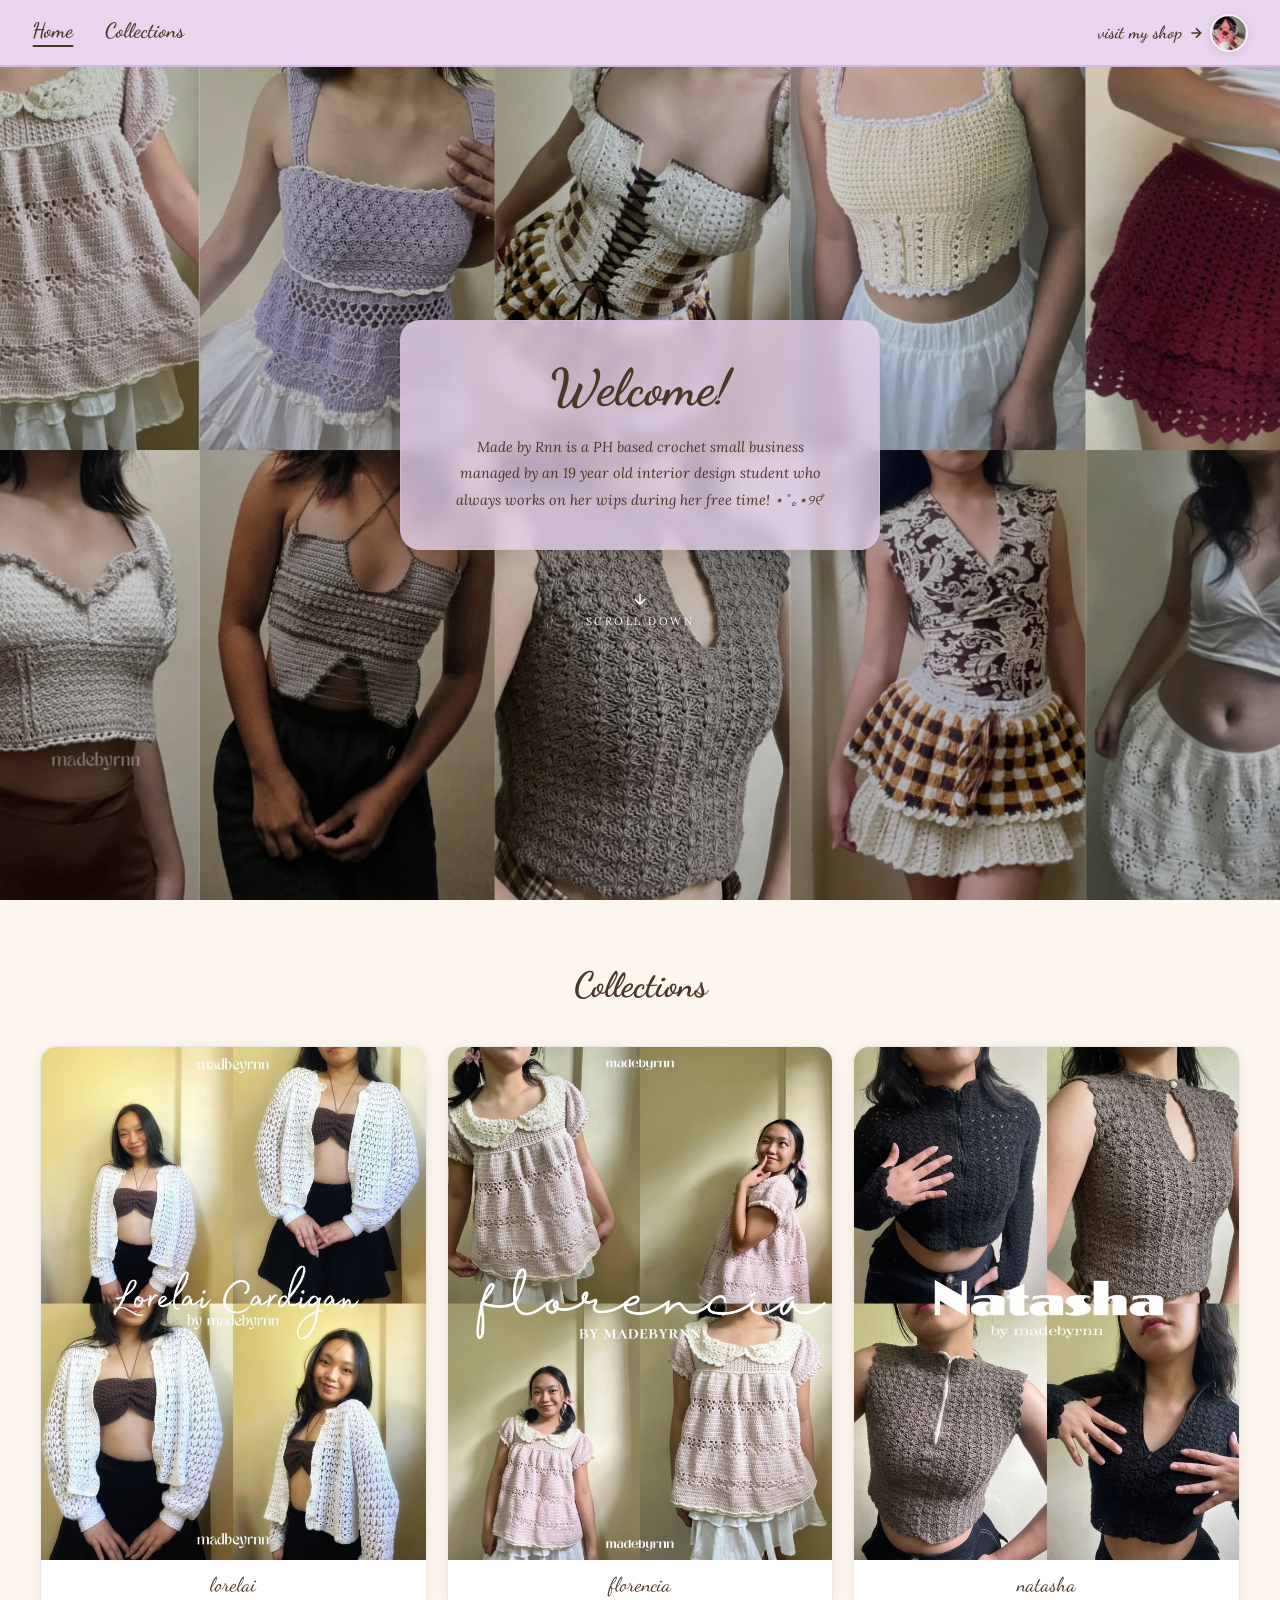
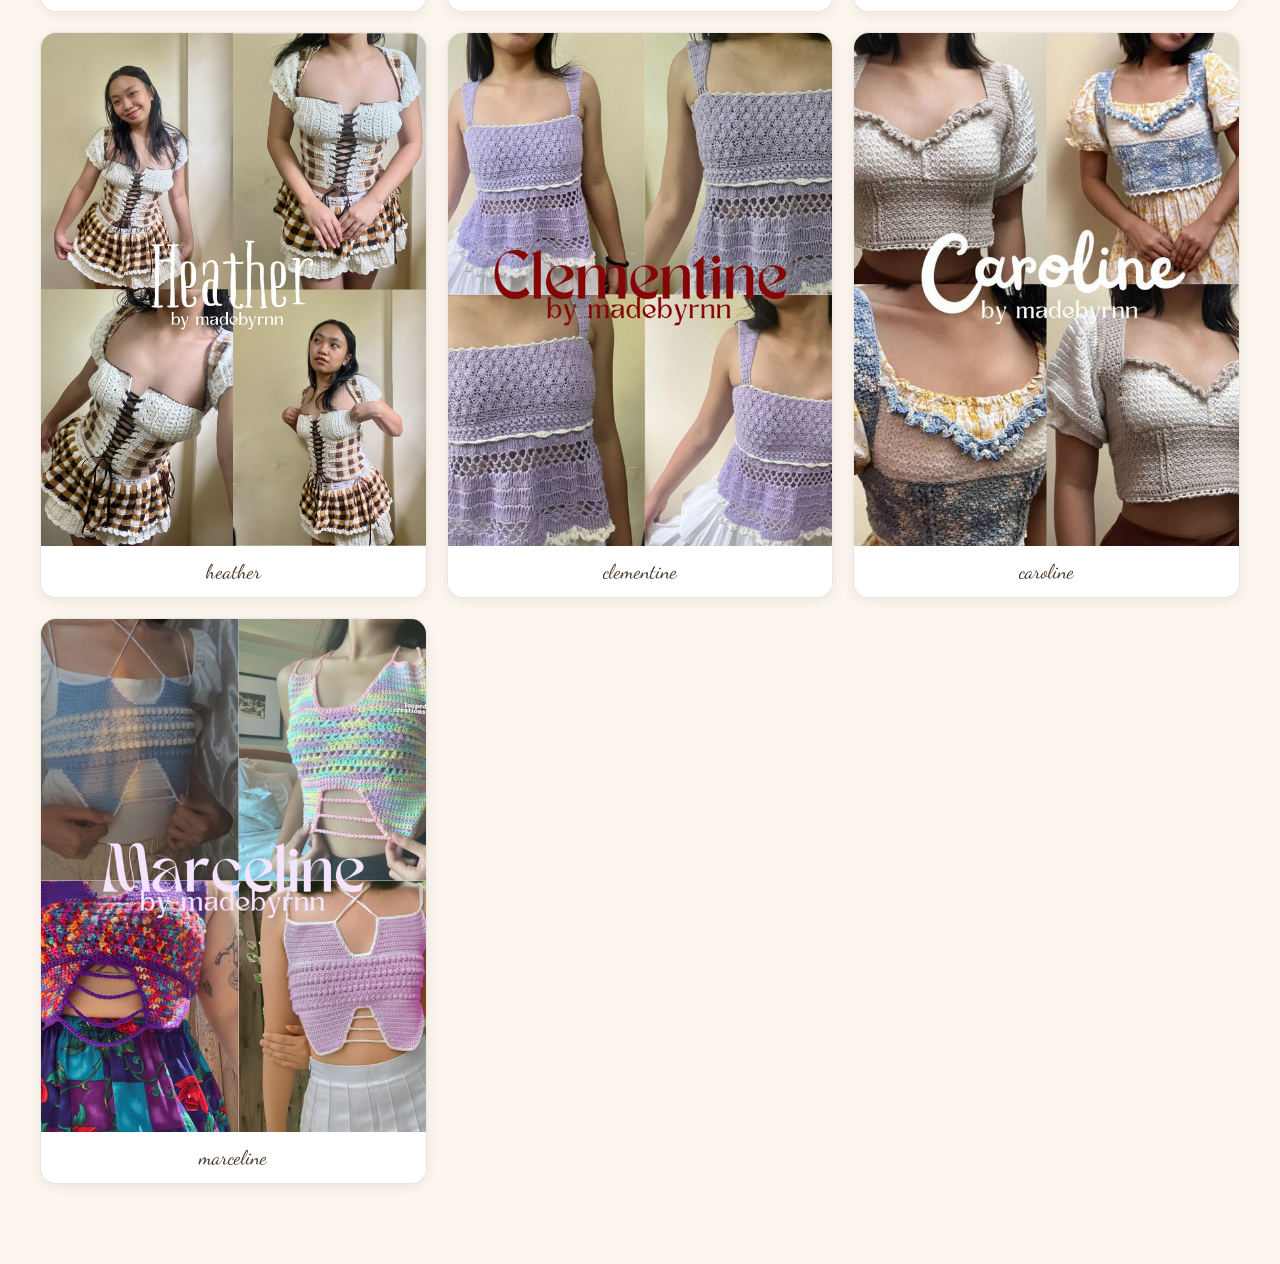
<file: index.html>
<!DOCTYPE html>
<html>
<head>
  <meta charset="utf-8">
  <link rel="stylesheet" href="prodesign.css" />
  <meta name="viewport" content="width=device-width, initial-scale=1">
  <link href="https://fonts.googleapis.com/css2?family=Dancing+Script:wght@400;500;600;700&family=Lora:ital@0;1&display=swap" rel="stylesheet">
  <title>madebyrnn</title>
</head>
<body>

  <!-- NAVBAR: links sa left, icon sa right -->
  <nav class="navbar">
    <div class="nav-links">
      <a href="#hero" class="nav-link" id="nav-home">Home</a>
      <a href="#collections" class="nav-link" id="nav-collections">Collections</a>
    </div>
    <a href="https://ko-fi.com/madebyrnn" class="nav-shop">
      visit my shop
      <svg viewBox="0 0 24 24"><path d="M5 12h14M12 5l7 7-7 7"/></svg>
      <img src="loopy.jfif" class="nav-icon" />
    </a>
  </nav>

  <!-- HERO SECTION -->
  <section class="hero" id="hero">
    <div class="header">
      <h1>Welcome!</h1>
      <p>Made by Rnn is a PH based crochet small business managed by an 19 year old interior design student who always works on her wips during her free time! ⋆ ˚｡⋆୨୧˚</p>
    </div>

    <div class="scroll-hint" id="scrollBtn">
      <svg viewBox="0 0 24 24"><path d="M12 5v14M5 12l7 7 7-7"/></svg>
      scroll down
    </div>
  </section>

  <!-- COLLECTIONS -->
  <section class="collections" id="collections">
    <h2 class="collections-title">Collections</h2>
    <div class="products">

      <!--LORELAI-->
      <a href="https://ko-fi.com/s/c1d3f27e9d" class="card-btn">
        <div class="product-card">
          <img src="lorelai.jpg" class="preview">
          <div class="product-top">lorelai</div>
        </div>
      </a>

      <!--FLORENCIA-->
      <a href="https://ko-fi.com/s/1a0074669a" class="card-btn">
        <div class="product-card">
          <img src="florencia.jpeg" class="preview">
          <div class="product-top">florencia</div>
        </div>
      </a>

      <!--NATASHA-->
      <a href="https://ko-fi.com/s/9522e37279" class="card-btn">
        <div class="product-card">
          <img src="natasha.png" class="preview">
          <div class="product-top">natasha</div>
        </div>
      </a>

      <!--HEATHER-->
      <a href="https://ko-fi.com/s/e3abc309cd" class="card-btn">
        <div class="product-card">
          <img src="heather.png" class="preview">
          <div class="product-top">heather</div>
        </div>
      </a>

      <!--CLEMENTINE-->
      <a href="https://ko-fi.com/s/63a0ea795d" class="card-btn">
        <div class="product-card">
          <img src="clementine.png" class="preview">
          <div class="product-top">clementine</div>
        </div>
      </a>

      <!--CAROLINE-->
      <a href="https://ko-fi.com/s/0bf75585c0" class="card-btn">
        <div class="product-card">
          <img src="caroline.jpg" class="preview">
          <div class="product-top">caroline</div>
        </div>
      </a>

      <!--MARCELINE-->
      <a href="https://ko-fi.com/s/62d5edd6c6" class="card-btn">
        <div class="product-card">
          <img src="marceline.png" class="preview">
          <div class="product-top">marceline</div>
        </div>
      </a>

    </div>
  </section>

  <script>
    // ── Smooth scroll ──
    function smoothScroll(targetId) {
      var target = document.getElementById(targetId);
      var targetPos = target.getBoundingClientRect().top + window.pageYOffset;
      var startPos = window.pageYOffset;
      var distance = targetPos - startPos;
      var duration = 900;
      var startTime = null;

      function ease(t, b, c, d) {
        t /= d / 2;
        if (t < 1) return c / 2 * t * t + b;
        t--;
        return -c / 2 * (t * (t - 2) - 1) + b;
      }

      function animation(currentTime) {
        if (!startTime) startTime = currentTime;
        var timeElapsed = currentTime - startTime;
        var run = ease(timeElapsed, startPos, distance, duration);
        window.scrollTo(0, run);
        if (timeElapsed < duration) requestAnimationFrame(animation);
      }

      requestAnimationFrame(animation);
    }

    document.getElementById('scrollBtn').addEventListener('click', function() {
      smoothScroll('collections');
    });

    document.querySelectorAll('.nav-link').forEach(function(link) {
      link.addEventListener('click', function(e) {
        e.preventDefault();
        var targetId = this.getAttribute('href').replace('#', '');
        smoothScroll(targetId);
      });
    });

    // ── Active nav underline on scroll ──
    var navHome = document.getElementById('nav-home');
    var navCollections = document.getElementById('nav-collections');
    var heroSection = document.getElementById('hero');
    var collectionsSection = document.getElementById('collections');

    function updateActiveNav() {
      var scrollY = window.pageYOffset;
      var collectionsTop = collectionsSection.getBoundingClientRect().top + window.pageYOffset - 80;

      if (scrollY >= collectionsTop) {
        navCollections.classList.add('active');
        navHome.classList.remove('active');
      } else {
        navHome.classList.add('active');
        navCollections.classList.remove('active');
      }
    }

    // Set Home as active on load
    updateActiveNav();
    window.addEventListener('scroll', updateActiveNav);
  </script>
</body>
</html>
</file>
<file: prodesign.css>
@import url('https://fonts.googleapis.com/css2?family=Dancing+Script:wght@400;500;600;700&family=Lora:ital@0;1&display=swap');

* {
  margin: 0;
  padding: 0;
  box-sizing: border-box;
}

body {
  font-family: 'Lora', serif;
  min-height: 100vh;
  font-size: 16px; /* base font size for mobile */
}

/* =====================
   NAVBAR
   ===================== */
.navbar {
  position: fixed;
  top: 0;
  left: 0;
  right: 0;
  z-index: 100;
  display: flex;
  justify-content: space-between;
  align-items: center;
  padding: 0.85rem 1rem; /* less side padding on mobile */
  background: #e8d5f0;
  border-bottom: 2px solid #d4b8e0;
}

.nav-links {
  display: flex;
  gap: 1rem; /* tighter gap on mobile */
}

.nav-link {
  font-family: 'Dancing Script', cursive;
  font-size: 1.1rem; /* slightly smaller on mobile */
  font-weight: 600;
  color: #4a3728;
  text-decoration: none;
  transition: opacity 0.2s;
  position: relative;
  padding-bottom: 4px;
}

.nav-link:hover { opacity: 0.6; }

.nav-link::after {
  content: '';
  position: absolute;
  bottom: 0;
  left: 50%;
  transform: translateX(-50%);
  width: 0%;
  height: 2px;
  background: #4a3728;
  border-radius: 2px;
  transition: width 0.4s cubic-bezier(0.4, 0, 0.2, 1);
}

.nav-link.active::after {
  width: 100%;
}

.nav-shop {
  display: flex;
  align-items: center;
  gap: 6px;
  text-decoration: none;
  font-family: 'Dancing Script', cursive;
  font-size: 1rem; /* smaller on mobile */
  font-weight: 600;
  color: #4a3728;
  transition: opacity 0.2s;
}

.nav-shop:hover { opacity: 0.7; }

.nav-shop svg {
  width: 16px;
  height: 16px;
  stroke: #4a3728;
  fill: none;
  stroke-width: 2.5;
  flex-shrink: 0;
}

.nav-icon {
  width: 34px; /* slightly smaller on mobile */
  height: 34px;
  border-radius: 50%;
  object-fit: cover;
  border: 2px solid rgba(255,255,255,0.6);
  box-shadow: 0 2px 10px rgba(0,0,0,0.1);
}

/* =====================
   HERO
   ===================== */
.hero {
  min-height: 100vh;
  display: flex;
  flex-direction: column;
  align-items: center;
  justify-content: center;
  text-align: center;
  padding: 5rem 1rem 3rem; /* less side padding on mobile */
  background-image: url('collage.jpg');
  background-size: cover;
  background-position: center;
  background-attachment: scroll;
  position: relative;
}

.hero::before {
  content: '';
  position: absolute;
  inset: 0;
  background: rgba(0, 0, 0, 0.18);
  z-index: 0;
}

.hero > * {
  position: relative;
  z-index: 1;
}

.header {
  background: rgba(232, 213, 240, 0.78);
  backdrop-filter: blur(8px);
  -webkit-backdrop-filter: blur(8px);
  border: 1px solid rgba(212, 184, 224, 0.7);
  border-radius: 20px;
  padding: 1.5rem 1.2rem; /* less padding on mobile */
  max-width: 480px;
  width: 100%;
  box-shadow: 0 4px 24px rgba(0,0,0,0.10);
}

.header h1 {
  font-family: 'Dancing Script', cursive;
  font-size: 2.4rem; /* smaller on mobile */
  font-weight: 700;
  color: #4a3728;
  margin-bottom: 1rem;
  text-shadow: none;
}

.header p {
  font-size: 0.9rem;
  line-height: 1.85;
  color: #4a3728;
  font-style: italic;
  text-shadow: none;
}

.scroll-hint {
  margin-top: 2.5rem;
  display: flex;
  flex-direction: column;
  align-items: center;
  gap: 6px;
  color: #fff;
  font-size: 0.68rem;
  letter-spacing: 2.5px;
  text-transform: uppercase;
  cursor: pointer;
  animation: bounce 2s infinite;
  transition: color 0.2s;
  text-shadow: 0 1px 4px rgba(0,0,0,0.5);
}

.scroll-hint:hover { color: #e8d5f0; }

.scroll-hint svg {
  width: 18px;
  height: 18px;
  stroke: currentColor;
  fill: none;
  stroke-width: 2;
}

@keyframes bounce {
  0%, 100% { transform: translateY(0); }
  50% { transform: translateY(7px); }
}

/* =====================
   COLLECTIONS
   ===================== */
.collections {
  background-color: #fdf6ee;
  padding: 2.5rem 1rem 3rem; /* less padding on mobile */
  width: 100%; /* ensure full width background always */
}

.collections-title {
  font-family: 'Dancing Script', cursive;
  font-size: 1.9rem; /* smaller on mobile */
  color: #4a3728;
  text-align: center;
  margin-bottom: 2rem;
  font-weight: 700;
}

.products {
  display: grid;
  grid-template-columns: repeat(2, 1fr); /* 2 columns on mobile */
  gap: 0.85rem;
  max-width: 1000px;
  margin: 0 auto;
}

.card-btn {
  text-decoration: none;
  color: inherit;
}

.product-card {
  background: #fff;
  border: 1px solid rgba(74, 55, 40, 0.12);
  border-radius: 16px;
  overflow: hidden;
  box-shadow: 0 3px 14px rgba(0,0,0,0.07);
  transition: transform 0.25s ease, box-shadow 0.25s ease;
}

.product-card:hover {
  transform: translateY(-5px);
  box-shadow: 0 10px 28px rgba(0,0,0,0.12);
}

.preview {
  width: 100%;
  aspect-ratio: 3 / 4;
  object-fit: cover;
  display: block;
}

.product-top {
  font-family: 'Dancing Script', cursive;
  font-size: 1.1rem; /* smaller on mobile */
  color: #4a3728;
  text-align: center;
  padding: 0.7rem 0.8rem;
  background: #fff;
}

/* =====================
   TABLET (768px and up)
   ===================== */
@media (min-width: 768px) {
  .navbar {
    padding: 0.85rem 1.5rem;
  }

  .nav-links {
    gap: 1.5rem;
  }

  .nav-link {
    font-size: 1.2rem;
  }

  .nav-shop {
    font-size: 1.05rem;
  }

  .nav-icon {
    width: 36px;
    height: 36px;
  }

  .hero {
    padding: 6rem 2rem 3rem;
  }

  .header {
    padding: 2rem 2.4rem;
  }

  .header h1 {
    font-size: 2.9rem;
  }

  .collections {
    padding: 3.5rem 2rem 4rem;
  }

  .collections-title {
    font-size: 2.1rem;
  }

  .products {
    grid-template-columns: repeat(3, 1fr); /* back to 3 columns */
    gap: 1.1rem;
  }

  .product-top {
    font-size: 1.2rem;
    padding: 0.85rem 1rem;
  }
}

/* =====================
   DESKTOP (1024px and up)
   ===================== */
@media (min-width: 1024px) {
  .navbar {
    padding: 0.85rem 2rem;
  }

  .nav-links {
    gap: 2rem;
  }

  .nav-link {
    font-size: 1.3rem;
  }

  .nav-shop {
    font-size: 1.1rem;
  }

  .nav-icon {
    width: 38px;
    height: 38px;
  }

  .header {
    padding: 2.2rem 2.8rem;
  }

  .header h1 {
    font-size: 3.2rem;
  }

  /* FIX: collections stays full-width, only inner content is capped */
  .collections {
    padding: 4rem 2rem 5rem;
    /* REMOVED: max-width, margin-left, margin-right — these caused the white sides */
  }

  .collections-title {
    font-size: 2.2rem;
    margin-bottom: 2.5rem;
  }

  /* products grid handles the centering instead */
  .products {
    max-width: 1200px;
    margin: 0 auto;
    gap: 1.25rem;
  }

  .product-top {
    font-size: 1.25rem;
  }
}
</file>
